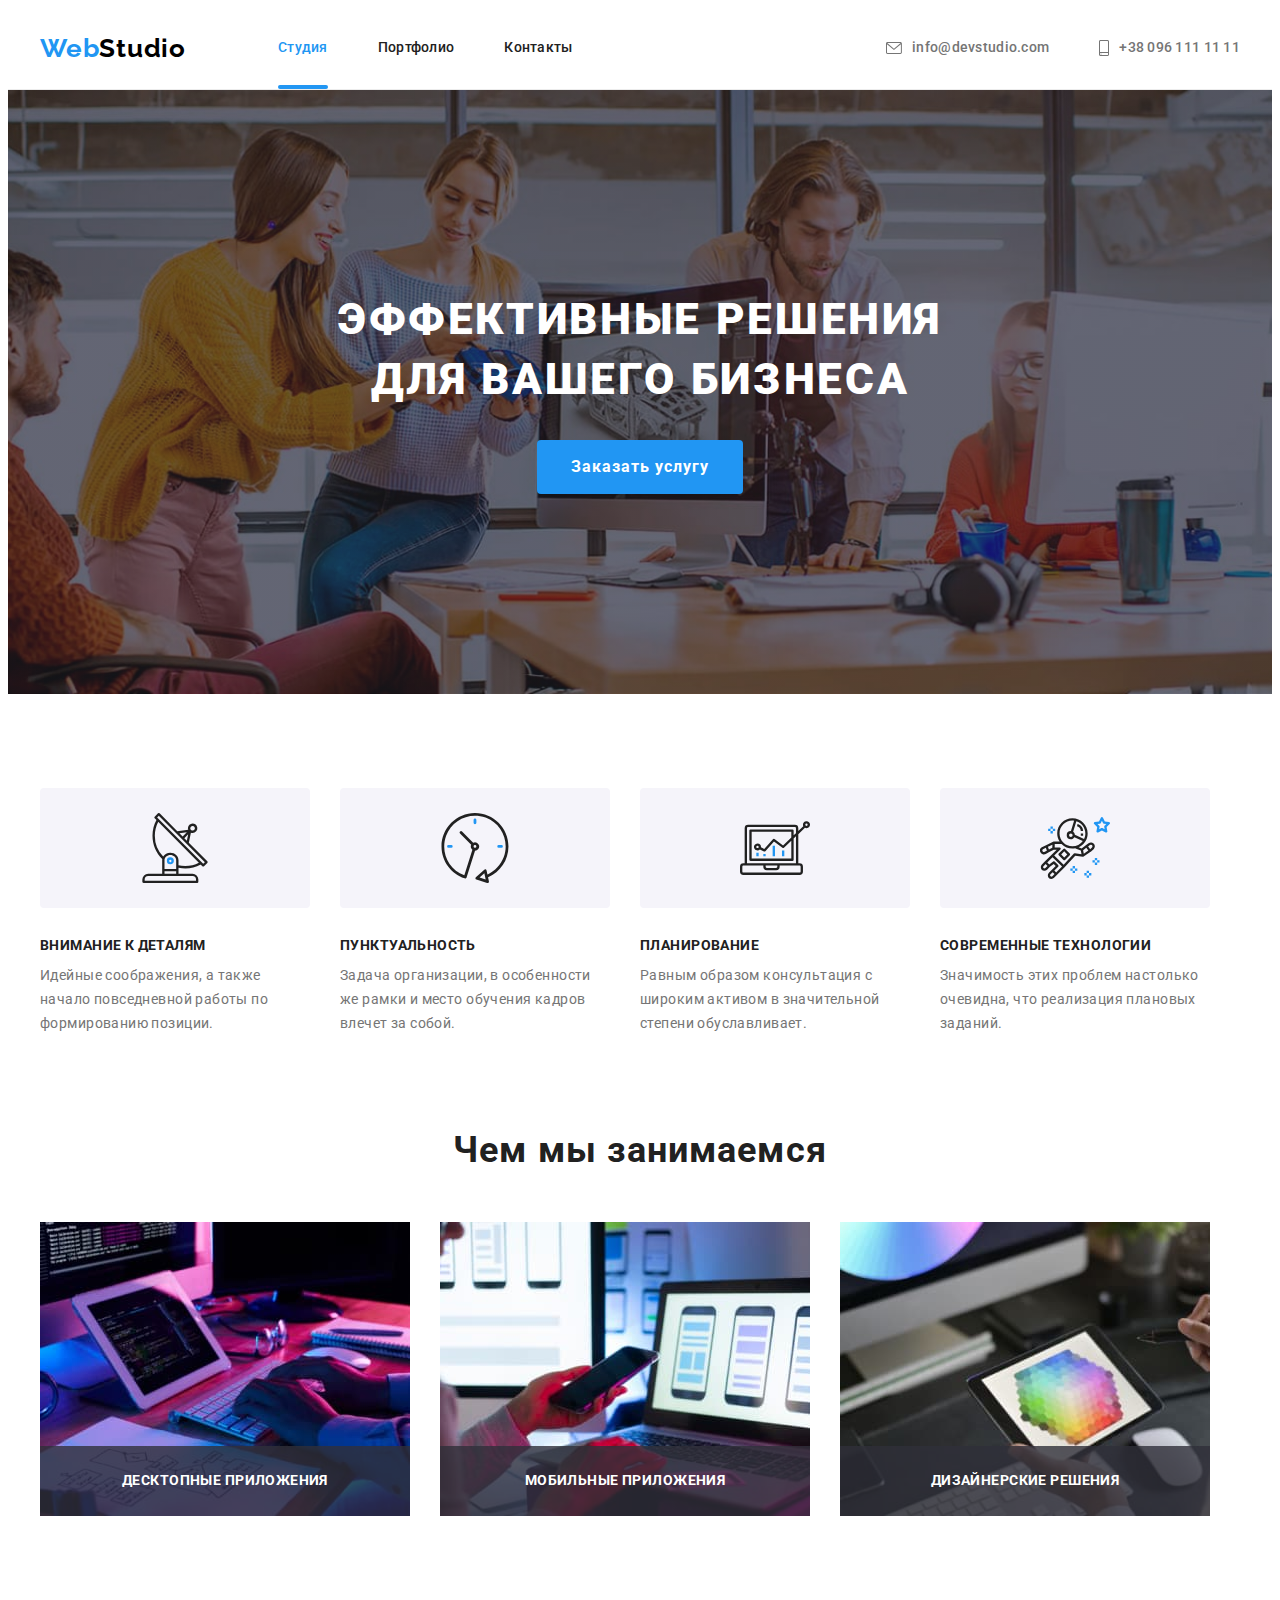
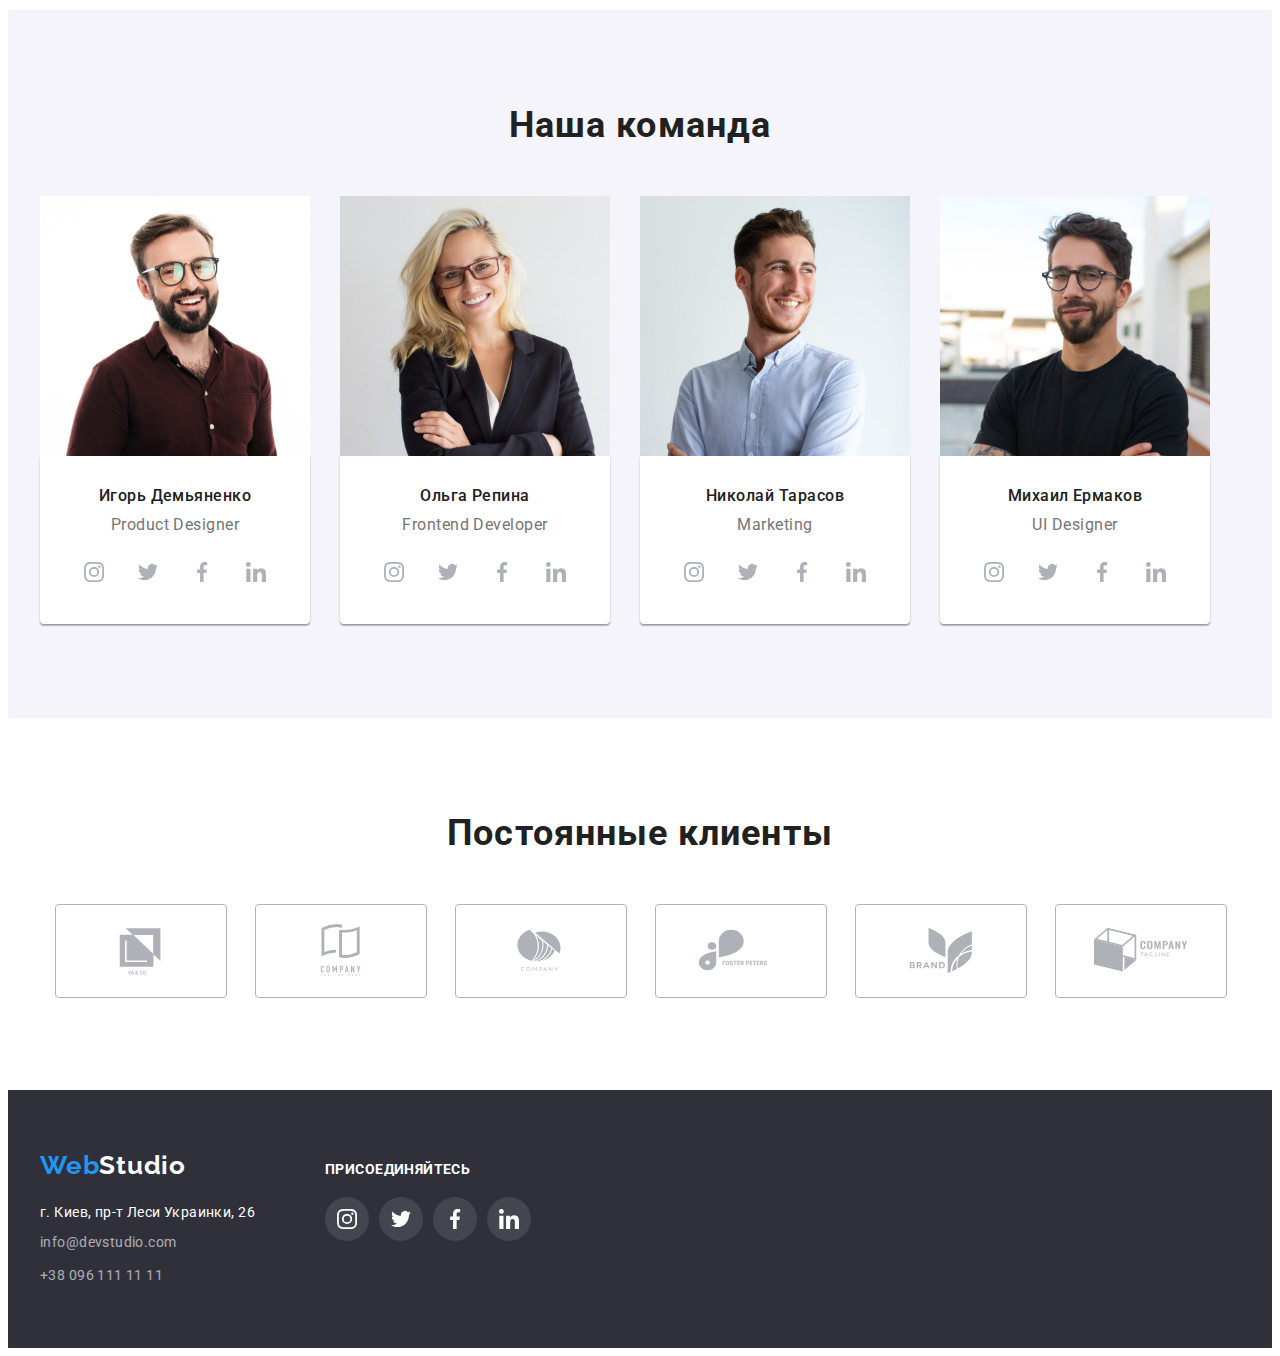
<file: index.html>
<!DOCTYPE html>
<html lang="ru">
  <head>
    <meta charset="UTF-8" />
    <meta http-equiv="X-UA-Compatible" content="IE=edge" />
    <meta name="viewport" content="width=, initial-scale=1.0" />
    <link rel="preconnect" href="https://fonts.googleapis.com" />
    <link rel="preconnect" href="https://fonts.gstatic.com" crossorigin />
    <link
      href="https://fonts.googleapis.com/css2?family=Raleway:wght@700&family=Roboto:wght@400;500;700;900&display=swap"
      rel="stylesheet"
    />
    <link
      rel="stylesheet"
      href="https://cdnjs.cloudflare.com/ajax/libs/modern-normalize/1.1.0/modern-normalize.min.css"
      integrity="sha512-wpPYUAdjBVSE4KJnH1VR1HeZfpl1ub8YT/NKx4PuQ5NmX2tKuGu6U/JRp5y+Y8XG2tV+wKQpNHVUX03MfMFn9Q=="
      crossorigin="anonymous"
      referrerpolicy="no-referrer"
    />
    <link rel="stylesheet" href="./css/styles.css" />
    <title>Студия</title>
  </head>
  <body>
    <header class="header">
      <div class="container">
        <a class="logo link" href="./index.html">Web<span class="header-logo">Studio</span> </a>
        <nav class="header-navigation">
          <ul class="header-list list">
            <li class="header-item">
              <a href="./index.html" class="header-link current link">Студия</a>
            </li>
            <li class="header-item">
              <a href="./portfolio.html" class="header-link link">Портфолио</a>
            </li>
            <li class="header-item">
              <a href="" class="header-link link">Контакты</a>
            </li>
          </ul>
        </nav>
        <ul class="header-contact list">
          <li class="header-contact-item">
            <a href="mailto:info@devstudio.com" class="header-contact-link link">
              <svg class="icon-nav" width="16px" height="12px">
                <use href="./images/sprite.svg#icon-envelope"></use>
              </svg>
              info@devstudio.com
            </a>
          </li>
          <li class="header-contact-item">
            <a href="tel:+380961111111" class="header-contact-link link"
              ><svg class="icon-nav" width="10px" height="16px">
                <use href="./images/sprite.svg#icon-smartphone"></use>
              </svg>
              +38 096 111 11 11</a
            >
          </li>
        </ul>
      </div>
    </header>
    <main>
      <section class="hero">
        <div class="container">
          <h1 class="hero-title">
            Эффективные решения <br />
            для вашего бизнеса
          </h1>
          <button type="button" class="hero-btn" data-modal-open>Заказать услугу</button>
        </div>
      </section>
      <section class="section">
        <div class="container">
          <h2 class="visually-hidden">Преимущество компании</h2>
          <ul class="features-list list">
            <li class="features-item">
              <div class="features-icon-container">
                <svg class="icon-features">
                  <use href="./images/sprite.svg#icon-antenna"></use>
                </svg>
              </div>
              <h3 class="features-title">Внимание к деталям</h3>
              <p class="features-text">
                Идейные соображения, а также начало повседневной работы по формированию позиции.
              </p>
            </li>
            <li class="features-item">
              <div class="features-icon-container">
                <svg class="icon-features">
                  <use href="./images/sprite.svg#icon-clock"></use>
                </svg>
              </div>
              <h3 class="features-title">Пунктуальность</h3>
              <p class="features-text">
                Задача организации, в особенности же рамки и место обучения кадров влечет за собой.
              </p>
            </li>
            <li class="features-item">
              <div class="features-icon-container">
                <svg class="icon-features">
                  <use href="./images/sprite.svg#icon-diagram"></use>
                </svg>
              </div>
              <h3 class="features-title">Планирование</h3>
              <p class="features-text">
                Равным образом консультация с широким активом в значительной степени обуславливает.
              </p>
            </li>
            <li class="features-item">
              <div class="features-icon-container">
                <svg class="icon-features">
                  <use href="./images/sprite.svg#icon-astronaut"></use>
                </svg>
              </div>
              <h3 class="features-title">Современные технологии</h3>
              <p class="features-text">
                Значимость этих проблем настолько очевидна, что реализация плановых заданий.
              </p>
            </li>
          </ul>
        </div>
      </section>
      <section class="about section">
        <div class="container">
          <h2 class="about-title title">Чем мы занимаемся</h2>
          <ul class="about-list list">
            <li class="about-item">
              <img src="./images/img-1.jpg" alt="Программирование" width="370" height="294" />
              <p class="about-text">Десктопные приложения</p>
            </li>
            <li class="about-item">
              <img src="./images/img-2.jpg" alt="Разработка" width="370" height="294" />
              <p class="about-text">Мобильные приложения</p>
            </li>
            <li class="about-item">
              <img src="./images/img-3.jpg" alt="Дизайн" width="370" height="294" />
              <p class="about-text">Дизайнерские решения</p>
            </li>
          </ul>
        </div>
      </section>
      <section class="team section">
        <div class="container">
          <h2 class="team-title title">Наша команда</h2>
          <ul class="team-list list">
            <li class="team-item">
              <img src="./images/team-card-1.jpg" alt="Игорь Демьяненко" width="270" height="260" />
              <div class="team-text-container">
                <h3 class="team-top-text">Игорь Демьяненко</h3>
                <p class="team-text">Product Designer</p>
                <div class="team-social">
                  <ul class="team-social-list list">
                    <li class="team-social-item">
                      <button type="button" class="team-social-button social">
                        <svg class="icon-team-social">
                          <use href="./images/sprite.svg#icon-instagram"></use>
                        </svg>
                      </button>
                    </li>
                    <li class="team-social-item">
                      <button type="button" class="team-social-button social">
                        <svg class="icon-team-social">
                          <use href="./images/sprite.svg#icon-twitter"></use>
                        </svg>
                      </button>
                    </li>
                    <li class="team-social-item">
                      <button type="button" class="team-social-button social">
                        <svg class="icon-team-social">
                          <use
                            href="./images/sprite.svg#icon-facebook"
                            width="20"
                            height="20"
                          ></use>
                        </svg>
                      </button>
                    </li>
                    <li class="team-social-item">
                      <button type="button" class="team-social-button social">
                        <svg class="icon-team-social">
                          <use
                            href="./images/sprite.svg#icon-linkedin"
                            width="20"
                            height="20"
                          ></use>
                        </svg>
                      </button>
                    </li>
                  </ul>
                </div>
              </div>
            </li>
            <li class="team-item">
              <img src="./images/team-card-2.jpg" alt="Ольга Репина" width="270" height="260" />
              <div class="team-text-container">
                <h3 class="team-top-text">Ольга Репина</h3>
                <p class="team-text">Frontend Developer</p>
                <div class="team-social">
                  <ul class="team-social-list list">
                    <li class="team-social-item">
                      <button type="button" class="team-social-button social">
                        <svg class="icon-team-social">
                          <use
                            href="./images/sprite.svg#icon-instagram"
                            width="20"
                            height="20"
                          ></use>
                        </svg>
                      </button>
                    </li>
                    <li class="team-social-item">
                      <button type="button" class="team-social-button social">
                        <svg class="icon-team-social">
                          <use href="./images/sprite.svg#icon-twitter"></use>
                        </svg>
                      </button>
                    </li>
                    <li class="team-social-item">
                      <button type="button" class="team-social-button social">
                        <svg class="icon-team-social">
                          <use
                            href="./images/sprite.svg#icon-facebook"
                            width="20"
                            height="20"
                          ></use>
                        </svg>
                      </button>
                    </li>
                    <li class="team-social-item">
                      <button type="button" class="team-social-button social">
                        <svg class="icon-team-social">
                          <use
                            href="./images/sprite.svg#icon-linkedin"
                            width="20"
                            height="20"
                          ></use>
                        </svg>
                      </button>
                    </li>
                  </ul>
                </div>
              </div>
            </li>
            <li class="team-item">
              <img src="./images/team-card-3.jpg" alt="Николай Тарасов" width="270" height="260" />
              <div class="team-text-container">
                <h3 class="team-top-text">Николай Тарасов</h3>
                <p class="team-text">Marketing</p>
                <div class="team-social">
                  <ul class="team-social-list list">
                    <li class="team-social-item">
                      <button type="button" class="team-social-button social">
                        <svg class="icon-team-social">
                          <use
                            href="./images/sprite.svg#icon-instagram"
                            width="20"
                            height="20"
                          ></use>
                        </svg>
                      </button>
                    </li>
                    <li class="team-social-item">
                      <button type="button" class="team-social-button social">
                        <svg class="icon-team-social">
                          <use href="./images/sprite.svg#icon-twitter"></use>
                        </svg>
                      </button>
                    </li>
                    <li class="team-social-item">
                      <button type="button" class="team-social-button social">
                        <svg class="icon-team-social">
                          <use
                            href="./images/sprite.svg#icon-facebook"
                            width="20"
                            height="20"
                          ></use>
                        </svg>
                      </button>
                    </li>
                    <li class="team-social-item">
                      <button type="button" class="team-social-button social">
                        <svg class="icon-team-social">
                          <use
                            href="./images/sprite.svg#icon-linkedin"
                            width="20"
                            height="20"
                          ></use>
                        </svg>
                      </button>
                    </li>
                  </ul>
                </div>
              </div>
            </li>
            <li class="team-item">
              <img src="./images/team-card-4.jpg" alt="Михаил Ермаков" width="270" height="260" />
              <div class="team-text-container">
                <h3 class="team-top-text">Михаил Ермаков</h3>
                <p class="team-text">UI Designer</p>
                <div class="team-social">
                  <ul class="team-social-list list">
                    <li class="team-social-item">
                      <button type="button" class="team-social-button social">
                        <svg class="icon-team-social">
                          <use
                            href="./images/sprite.svg#icon-instagram"
                            width="20"
                            height="20"
                          ></use>
                        </svg>
                      </button>
                    </li>
                    <li class="team-social-item">
                      <button type="button" class="team-social-button social">
                        <svg class="icon-team-social">
                          <use href="./images/sprite.svg#icon-twitter"></use>
                        </svg>
                      </button>
                    </li>
                    <li class="team-social-item">
                      <button type="button" class="team-social-button social">
                        <svg class="icon-team-social">
                          <use
                            href="./images/sprite.svg#icon-facebook"
                            width="20"
                            height="20"
                          ></use>
                        </svg>
                      </button>
                    </li>
                    <li class="team-social-item">
                      <button type="button" class="team-social-button social">
                        <svg class="icon-team-social">
                          <use
                            href="./images/sprite.svg#icon-linkedin"
                            width="20"
                            height="20"
                          ></use>
                        </svg>
                      </button>
                    </li>
                  </ul>
                </div>
              </div>
            </li>
          </ul>
        </div>
      </section>
      <section class="clients section">
        <div class="container">
          <h2 class="clients-title title">Постоянные клиенты</h2>
          <ul class="clients-list list">
            <li class="clients-item">
              <a href="" class="clients-link">
                <svg class="icon-clients">
                  <use href="./images/sprite.svg#icon-Logo-1"></use>
                </svg>
              </a>
            </li>
            <li class="clients-item">
              <a href="" class="clients-link">
                <svg class="icon-clients">
                  <use href="./images/sprite.svg#icon-Logo-2"></use>
                </svg>
              </a>
            </li>
            <li class="clients-item">
              <a href="" class="clients-link">
                <svg class="icon-clients">
                  <use href="./images/sprite.svg#icon-Logo-3"></use>
                </svg>
              </a>
            </li>
            <li class="clients-item">
              <a href="" class="clients-link">
                <svg class="icon-clients">
                  <use href="./images/sprite.svg#icon-Logo-4"></use>
                </svg>
              </a>
            </li>
            <li class="clients-item">
              <a href="" class="clients-link">
                <svg class="icon-clients">
                  <use href="./images/sprite.svg#icon-Logo-5"></use>
                </svg>
              </a>
            </li>
            <li class="clients-item">
              <a href="" class="clients-link">
                <svg class="icon-clients">
                  <use href="./images/sprite.svg#icon-Logo-6"></use>
                </svg>
              </a>
            </li>
          </ul>
        </div>
      </section>
    </main>
    <footer class="footer">
      <div class="container">
        <div class="footer-contact-container">
          <a href=" /" class="footer-logo logo link"
            >Web<span class="second-footer-logo">Studio</span></a
          >
          <address class="footer-address">
            <ul class="footer-list list">
              <li class="footer-adress-item">
                <a
                  href="https://goo.gl/maps/TyYvjvDMb3487e6Y6"
                  target="blank"
                  class="footer-adress-link link"
                  >г. Киев, пр-т Леси Украинки, 26</a
                >
              </li>
              <li class="footer-contact-item">
                <a href="mailto:info@devstudio.com" class="footer-link link">info@devstudio.com</a>
              </li>
              <li class="footer-contact-item">
                <a href="tel:+380961111111" class="footer-link link">+38 096 111 11 11</a>
              </li>
            </ul>
          </address>
        </div>
        <div class="join">
          <h3 class="join-title">присоединяйтесь</h3>

          <ul class="join-social-list list">
            <li class="join-social-item">
              <button type="button" class="join-social-button social">
                <svg class="icon-join-social">
                  <use href="./images/sprite.svg#icon-instagram"></use>
                </svg>
              </button>
            </li>
            <li class="join-social-item">
              <button type="button" class="join-social-button social">
                <svg class="icon-join-social">
                  <use href="./images/sprite.svg#icon-twitter"></use>
                </svg>
              </button>
            </li>
            <li class="join-social-item">
              <button type="button" class="join-social-button social">
                <svg class="icon-join-social">
                  <use href="./images/sprite.svg#icon-facebook"></use>
                </svg>
              </button>
            </li>
            <li class="join-social-item">
              <button type="button" class="join-social-button social">
                <svg class="icon-join-social">
                  <use href="./images/sprite.svg#icon-linkedin"></use>
                </svg>
              </button>
            </li>
          </ul>
        </div>
      </div>
    </footer>
    <div class="backdrop is-hidden" data-modal>
      <div class="modal">
        <button type="button" class="modal-close-btn" data-modal-close>
          <svg class="icon-modal-close">
            <use href="./images/sprite.svg#icon-close"></use>
          </svg>
        </button>
      </div>
    </div>
    <script src="./js/modal.js"></script>
  </body>
</html>
</file>
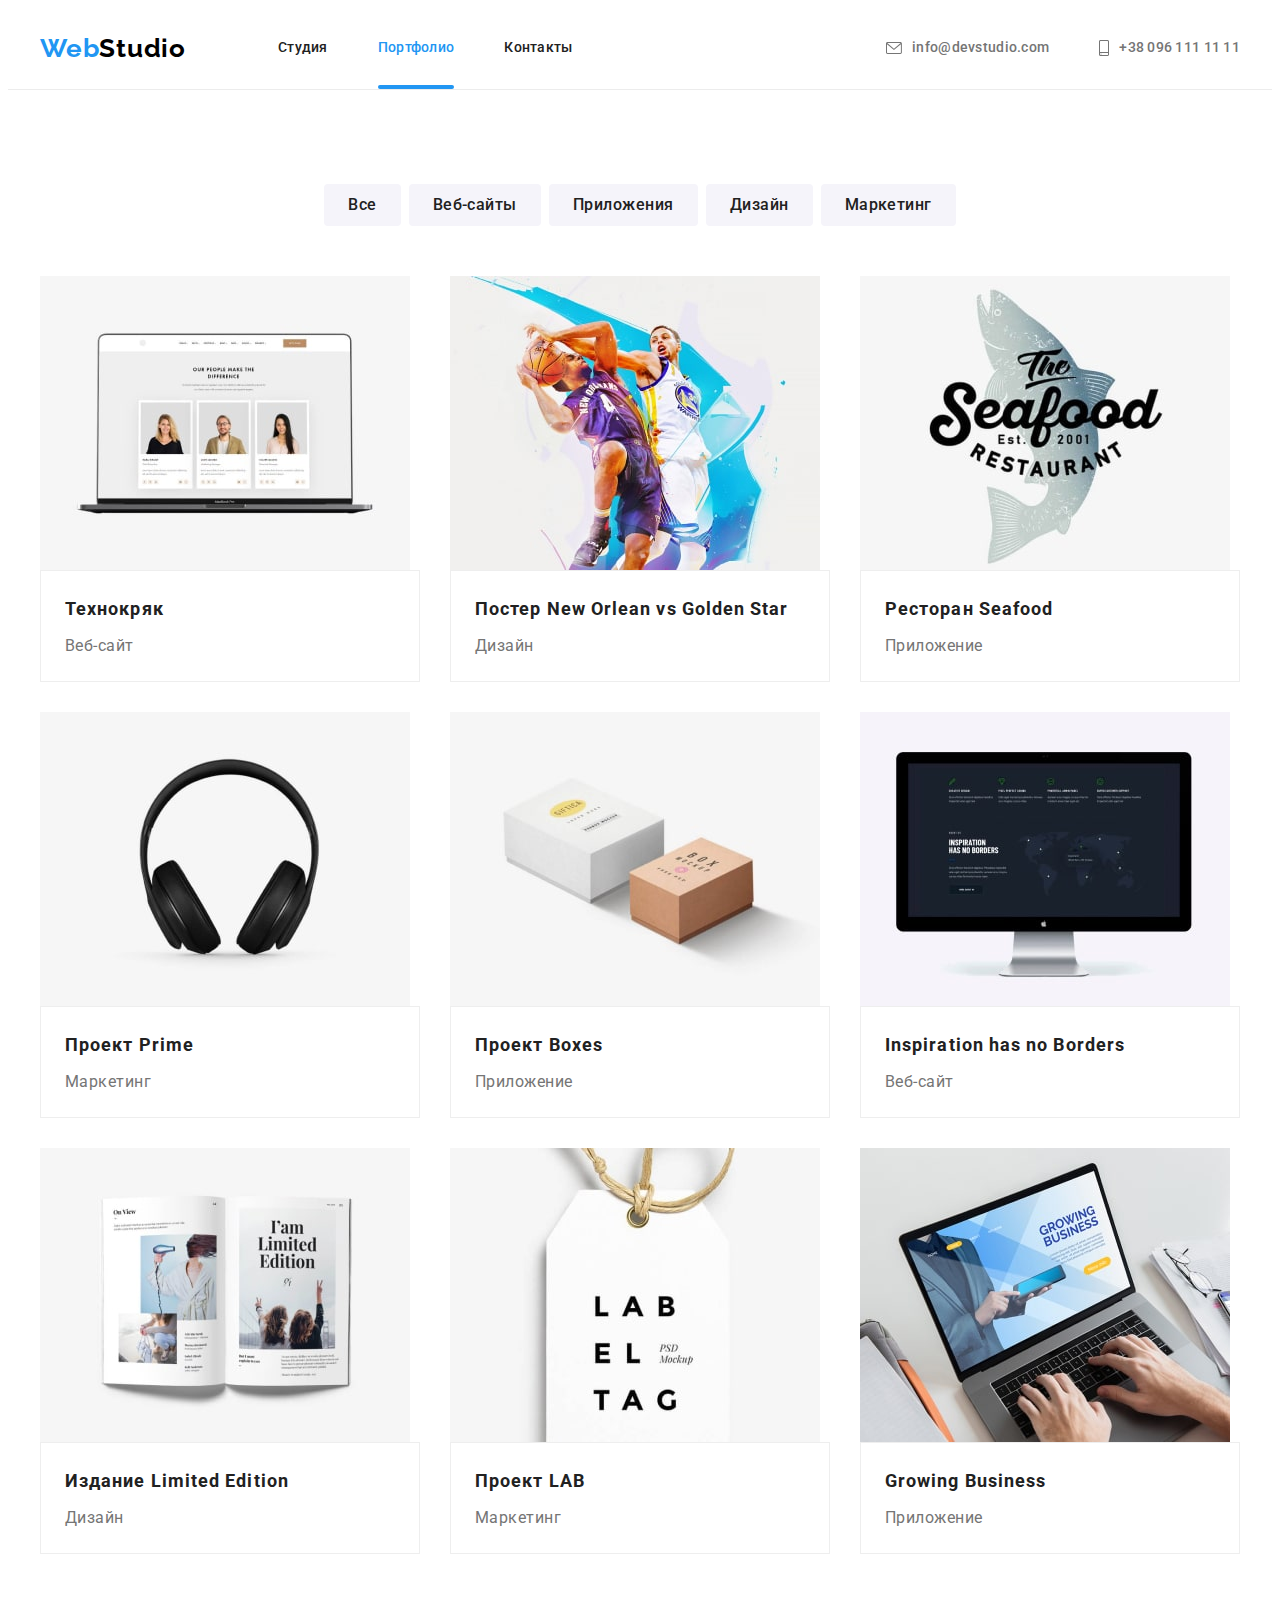
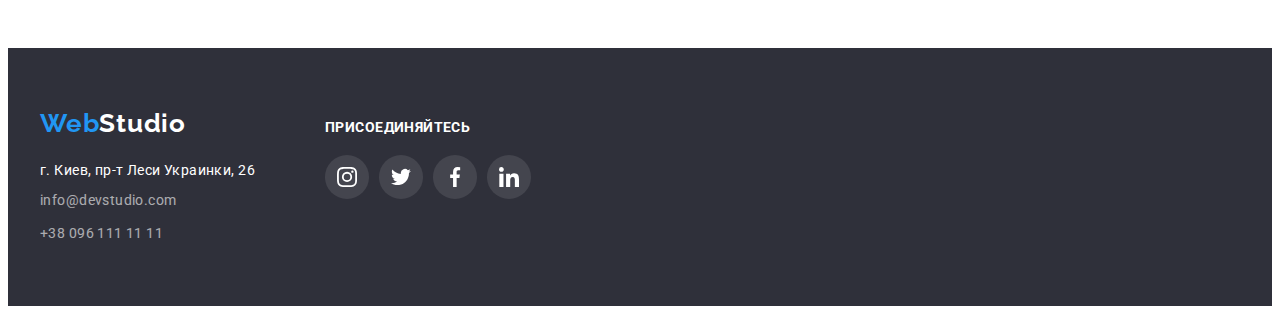
<file: portfolio.html>
<!DOCTYPE html>
<html lang="ru">
  <head>
    <meta charset="UTF-8" />
    <meta http-equiv="X-UA-Compatible" content="IE=edge" />
    <meta name="viewport" content="width=, initial-scale=1.0" />
    <title>Портфолио</title>
    <link rel="preconnect" href="https://fonts.googleapis.com" />
    <link rel="preconnect" href="https://fonts.gstatic.com" crossorigin />
    <link
      href="https://fonts.googleapis.com/css2?family=Raleway:wght@700&family=Roboto:wght@400;500;700;900&display=swap"
      rel="stylesheet"
    />
    <link
      rel="stylesheet"
      href="https://cdnjs.cloudflare.com/ajax/libs/modern-normalize/1.1.0/modern-normalize.min.css"
      integrity="sha512-wpPYUAdjBVSE4KJnH1VR1HeZfpl1ub8YT/NKx4PuQ5NmX2tKuGu6U/JRp5y+Y8XG2tV+wKQpNHVUX03MfMFn9Q=="
      crossorigin="anonymous"
      referrerpolicy="no-referrer"
    />
    <link rel="stylesheet" href="./css/styles.css" />
  </head>
  <body>
    <header class="header">
      <div class="container">
        <a class="logo link" href="./index.html">Web<span class="header-logo">Studio</span> </a>
        <nav class="header-navigation">
          <ul class="header-list list">
            <li class="header-item">
              <a href="./index.html" class="header-link link">Студия</a>
            </li>
            <li class="header-item">
              <a href="./portfolio.html" class="header-link current link">Портфолио</a>
            </li>
            <li class="header-item">
              <a href="" class="header-link link">Контакты</a>
            </li>
          </ul>
        </nav>
        <ul class="header-contact list">
          <li class="header-contact-item">
            <a href="mailto:info@devstudio.com" class="header-contact-link link">
              <svg class="icon-nav" width="16px" height="12px">
                <use href="./images/sprite.svg#icon-envelope"></use>
              </svg>
              info@devstudio.com
            </a>
          </li>
          <li class="header-contact-item">
            <a href="tel:+380961111111" class="header-contact-link link"
              ><svg class="icon-nav" width="10px" height="16px">
                <use href="./images/sprite.svg#icon-smartphone"></use>
              </svg>
              +38 096 111 11 11</a
            >
          </li>
        </ul>
      </div>
    </header>
    <main>
      <section class="portfolio section">
        <div class="container">
          <h2 class="visually-hidden">Портфолио</h2>
          <ul class="portfolio-btn-list list">
            <li class="portfolio-btn-item">
              <button type="button" class="portfolio-btn">Все</button>
            </li>
            <li class="portfolio-btn-item">
              <button type="button" class="portfolio-btn">Веб-сайты</button>
            </li>
            <li class="portfolio-btn-item">
              <button type="button" class="portfolio-btn">Приложения</button>
            </li>
            <li class="portfolio-btn-item">
              <button type="button" class="portfolio-btn">Дизайн</button>
            </li>
            <li class="portfolio-btn-item">
              <button type="button" class="portfolio-btn">Маркетинг</button>
            </li>
          </ul>
          <ul class="portfolio-list list">
            <li class="portfolio-item">
              <a href="" class="portfolio-link link">
                <div class="portfolio-wrap">
                  <img src="./images/portfolio-1.jpg" alt="Веб-сайт" width="370" height="294" />
                  <div class="portfolio-description">
                    Ресурс предлагает комплексные предложения с разным уровнем функционала и
                    сервисов. Все это позволит посетителю получить исчерпывающие сведения <br />
                    о компании или частном лице.
                  </div>
                </div>
                <div class="container-portfolio-text">
                  <h3 class="portfolio-top-text">Технокряк</h3>
                  <p class="portfolio-text">Веб-сайт</p>
                </div>
              </a>
            </li>
            <li class="portfolio-item">
              <a href="" class="portfolio-link link">
                <div class="portfolio-wrap">
                  <img src="./images/portfolio-2.jpg" alt="Дизайн" width="370" height="294" />
                  <div class="portfolio-description">
                    Ресурс предлагает комплексные предложения с разным уровнем функционала и
                    сервисов. Все это позволит посетителю получить исчерпывающие сведения <br />
                    о компании или частном лице.
                  </div>
                </div>
                <div class="container-portfolio-text">
                  <h3 class="portfolio-top-text">Постер New Orlean vs Golden Star</h3>
                  <p class="portfolio-text">Дизайн</p>
                </div>
              </a>
            </li>
            <li class="portfolio-item">
              <a href="" class="portfolio-link link">
                <div class="portfolio-wrap">
                  <img src="./images/portfolio-3.jpg" alt="Приложение" width="370" height="294" />
                  <div class="portfolio-description">
                    Ресурс предлагает комплексные предложения с разным уровнем функционала и
                    сервисов. Все это позволит посетителю получить исчерпывающие сведения <br />
                    о компании или частном лице.
                  </div>
                </div>
                <div class="container-portfolio-text">
                  <h3 class="portfolio-top-text">Ресторан Seafood</h3>
                  <p class="portfolio-text">Приложение</p>
                </div>
              </a>
            </li>
            <li class="portfolio-item">
              <a href="" class="portfolio-link link">
                <div class="portfolio-wrap">
                  <img src="./images/portfolio-4.jpg" alt="Маркетинг" width="370" height="294" />
                  <div class="portfolio-description">
                    Ресурс предлагает комплексные предложения с разным уровнем функционала и
                    сервисов. Все это позволит посетителю получить исчерпывающие сведения <br />
                    о компании или частном лице.
                  </div>
                </div>
                <div class="container-portfolio-text">
                  <h3 class="portfolio-top-text">Проект Prime</h3>
                  <p class="portfolio-text">Маркетинг</p>
                </div>
              </a>
            </li>
            <li class="portfolio-item">
              <a href="" class="portfolio-link link">
                <div class="portfolio-wrap">
                  <img src="./images/portfolio-5.jpg" alt="Приложение" width="370" height="294" />
                  <div class="portfolio-description">
                    Ресурс предлагает комплексные предложения с разным уровнем функционала и
                    сервисов. Все это позволит посетителю получить исчерпывающие сведения <br />
                    о компании или частном лице.
                  </div>
                </div>
                <div class="container-portfolio-text">
                  <h3 class="portfolio-top-text">Проект Boxes</h3>
                  <p class="portfolio-text">Приложение</p>
                </div>
              </a>
            </li>
            <li class="portfolio-item">
              <a href="" class="portfolio-link link">
                <div class="portfolio-wrap">
                  <img src="./images/portfolio-6.jpg" alt="Веб-сайт" width="370" height="294" />
                  <div class="portfolio-description">
                    Ресурс предлагает комплексные предложения с разным уровнем функционала и
                    сервисов. Все это позволит посетителю получить исчерпывающие сведения <br />
                    о компании или частном лице.
                  </div>
                </div>
                <div class="container-portfolio-text">
                  <h3 class="portfolio-top-text">Inspiration has no Borders</h3>
                  <p class="portfolio-text">Веб-сайт</p>
                </div>
              </a>
            </li>
            <li class="portfolio-item">
              <a href="" class="portfolio-link link">
                <div class="portfolio-wrap">
                  <img src="./images/portfolio-7.jpg" alt="Дизайн" width="370" height="294" />
                  <div class="portfolio-description">
                    Ресурс предлагает комплексные предложения с разным уровнем функционала и
                    сервисов. Все это позволит посетителю получить исчерпывающие сведения <br />
                    о компании или частном лице.
                  </div>
                </div>
                <div class="container-portfolio-text">
                  <h3 class="portfolio-top-text">Издание Limited Edition</h3>
                  <p class="portfolio-text">Дизайн</p>
                </div>
              </a>
            </li>
            <li class="portfolio-item">
              <a href="" class="portfolio-link link">
                <div class="portfolio-wrap">
                  <img src="./images/portfolio-8.jpg" alt="Маркетинг" width="370" height="294" />
                  <div class="portfolio-description">
                    Ресурс предлагает комплексные предложения с разным уровнем функционала и
                    сервисов. Все это позволит посетителю получить исчерпывающие сведения <br />
                    о компании или частном лице.
                  </div>
                </div>
                <div class="container-portfolio-text">
                  <h3 class="portfolio-top-text">Проект LAB</h3>
                  <p class="portfolio-text">Маркетинг</p>
                </div>
              </a>
            </li>
            <li class="portfolio-item">
              <a href="" class="portfolio-link link">
                <div class="portfolio-wrap">
                  <img src="./images/portfolio-9.jpg" alt="Приложение" width="370" height="294" />
                  <div class="portfolio-description">
                    Ресурс предлагает комплексные предложения с разным уровнем функционала и
                    сервисов. Все это позволит посетителю получить исчерпывающие сведения <br />
                    о компании или частном лице.
                  </div>
                </div>
                <div class="container-portfolio-text">
                  <h3 class="portfolio-top-text">Growing Business</h3>
                  <p class="portfolio-text">Приложение</p>
                </div>
              </a>
            </li>
          </ul>
        </div>
      </section>
    </main>
    <footer class="footer">
      <div class="container">
        <div class="footer-contact-container">
          <a href=" /" class="footer-logo logo link"
            >Web<span class="second-footer-logo">Studio</span></a
          >
          <address class="footer-address">
            <ul class="footer-list list">
              <li class="footer-adress-item">
                <a
                  href="https://goo.gl/maps/TyYvjvDMb3487e6Y6"
                  target="blank"
                  class="footer-adress-link link"
                  >г. Киев, пр-т Леси Украинки, 26</a
                >
              </li>
              <li class="footer-contact-item">
                <a href="mailto:info@devstudio.com" class="footer-link link">info@devstudio.com</a>
              </li>
              <li class="footer-contact-item">
                <a href="tel:+380961111111" class="footer-link link">+38 096 111 11 11</a>
              </li>
            </ul>
          </address>
        </div>
        <div class="join">
          <h3 class="join-title">присоединяйтесь</h3>

          <ul class="join-social-list list">
            <li class="join-social-item">
              <button type="button" class="join-social-button social">
                <svg class="icon-join-social">
                  <use href="./images/sprite.svg#icon-instagram"></use>
                </svg>
              </button>
            </li>
            <li class="join-social-item">
              <button type="button" class="join-social-button social">
                <svg class="icon-join-social">
                  <use href="./images/sprite.svg#icon-twitter"></use>
                </svg>
              </button>
            </li>
            <li class="join-social-item">
              <button type="button" class="join-social-button social">
                <svg class="icon-join-social">
                  <use href="./images/sprite.svg#icon-facebook"></use>
                </svg>
              </button>
            </li>
            <li class="join-social-item">
              <button type="button" class="join-social-button social">
                <svg class="icon-join-social">
                  <use href="./images/sprite.svg#icon-linkedin"></use>
                </svg>
              </button>
            </li>
          </ul>
        </div>
      </div>
    </footer>
  </body>
</html>
</file>
<file: css/styles.css>
:root {
  --title: #212121;
  --white-title: #ffffff;
  --main-text: #757575;
  --accent: #2196f3;
  --active-btn-color: #2196f3;
  --active-btn-text: #ffffff;
  --unactive-btn-bg: #f5f4fa;
  --unactive-btn-text: #212121;
  --background: #2f303a;
  --second-bg: #f5f4fa;
  --social-btn-bg-frst: #ffffff;
  --social-btn-fill-frst: #afb1b8;
  --clients-icon: #afb1b8;
  --social-btn-bg-scnd: rgba(255, 255, 255, 0.1);
  --social-btn-fill-scnd: #ffffff;
  --modal-bg: #ffffff;
}

body {
  font-family: Roboto, sans-serif;
  color: #212121;
}

h1,
h2,
h3,
h4,
h5,
h6,
p {
  margin: 0;
}

ul,
ol {
  margin: 0;
  padding-left: 0;
}
button {
  cursor: pointer;
}

img {
  display: block;
  max-width: 100%;
}

.container {
  width: 1200px;
  padding-left: 15px;
  padding-right: 15px;
  margin: 0 auto;
}

.section {
  padding-top: 94px;
  padding-bottom: 94px;
}
.link {
  text-decoration: none;
}

.list {
  list-style: none;
}

.header-link.current {
  color: var(--accent);
  position: relative;
}

.header-link.current::after {
  content: '';
  position: absolute;
  width: 100%;
  height: 4px;
  background: var(--accent);
  bottom: -1px;
  left: 0;
  border-radius: 2px;
}

.visually-hidden {
  position: absolute;
  white-space: nowrap;
  width: 1px;
  height: 1px;
  overflow: hidden;
  border: 0;
  padding: 0;
  clip: rect(0 0 0 0);
  clip-path: inset(50%);
  margin: -1px;
}

.title {
  font-weight: 700;
  font-size: 36px;
  line-height: 1.17;
  text-align: center;
  letter-spacing: 0.03em;
  margin-bottom: 50px;
}

.social {
  display: flex;
  align-items: center;
  justify-content: center;
  width: 44px;
  height: 44px;
  border-radius: 50%;
  border-color: transparent;
  padding: 0;
}
/* ---------------------HEADER--------------------- */

.header {
  border-bottom: 1px solid #ececec;
}

.logo {
  font-family: Raleway, sans-serif;
  font-weight: 700;
  font-size: 26px;
  line-height: 1.19;
  letter-spacing: 0.03em;
  color: var(--accent);
  margin-right: 92px;
  padding-top: 25px;
  padding-bottom: 25px;
}
.header-logo {
  color: #000;
}

.header .container {
  display: flex;
  align-items: center;
}

.header-list {
  display: flex;
}

.header-item:not(:last-child) {
  margin-right: 50px;
}
.header-link {
  font-weight: 500;
  font-size: 14px;
  line-height: 1.14;
  letter-spacing: 0.02em;
  color: var(--title);
  padding-top: 32px;
  padding-bottom: 32px;
  display: block;
  transition: color 250ms cubic-bezier(0.4, 0, 0.2, 1);
}

.header-link:hover,
.header-link:focus,
.header-contact-link:hover,
.header-contact-link:focus {
  color: var(--accent);
  fill: currentColor;
}

.header-contact-link {
  display: flex;
  align-items: center;
  font-weight: 500;
  font-size: 14px;
  line-height: 1.14;
  letter-spacing: 0.02em;
  color: var(--main-text);
  transition: color 250ms cubic-bezier(0.4, 0, 0.2, 1);
}

.header-contact {
  display: flex;
  margin-left: auto;
  padding-top: 32px;
  padding-bottom: 32px;
}

.header-contact-item:not(:last-child) {
  margin-right: 50px;
}

.icon-nav {
  margin-right: 10px;
  fill: currentColor;
}

/* ---------------------HERO--------------------- */

.hero {
  text-align: center;
  padding-top: 200px;
  padding-bottom: 200px;
  background-color: var(--background);
  max-width: 1600px;
  background-image: linear-gradient(rgba(47, 48, 58, 0.4), rgba(47, 48, 58, 0.4)),
    url(../images/hero-bg.jpg);
  background-repeat: no-repeat;
  background-position: center;
  margin-left: auto;
  margin-right: auto;
  background-size: cover;
}

.hero-title {
  font-weight: 900;
  font-size: 44px;
  line-height: 1.36;
  text-align: center;
  letter-spacing: 0.06em;
  text-transform: uppercase;
  color: var(--white-title);
  margin-bottom: 30px;
}
.hero-btn {
  font-family: inherit;
  font-weight: 700;
  font-size: 16px;
  line-height: 1.88;
  align-items: center;
  text-align: center;
  letter-spacing: 0.06em;
  color: var(--active-btn-text);
  background-color: var(--active-btn-color);
  padding: 10px 32px;
  border-radius: 4px;
  border-color: transparent;
  transition: background-color 250ms cubic-bezier(0.4, 0, 0.2, 1);
}
.hero-btn:hover,
.hero-btn:focus {
  background-color: #188ce8;
}

/* ---------------------FEATURES--------------------- */

.features-title {
  font-weight: 700;
  font-size: 14px;
  line-height: 1.14;
  letter-spacing: 0.03em;
  text-transform: uppercase;
  color: var(--title);
  margin-bottom: 10px;
}
.features-text {
  font-size: 14px;
  line-height: 1.71;
  letter-spacing: 0.03em;
  color: var(--main-text);
}

.features-list {
  display: flex;
}

.features-icon-list {
  display: flex;
  margin-bottom: 30px;
}

.features-item {
  width: 270px;
}

.features-item:not(:last-child) {
  margin-right: 30px;
}

.features-icon-container {
  background-color: var(--second-bg);
  border-radius: 4px;
  margin-bottom: 30px;
  display: flex;
  width: 270px;
  height: 120px;
  align-items: center;
  justify-content: center;
}

.icon-features {
  width: 70px;
  height: 70px;
}

/* ---------------------ABOUT--------------------- */
.about {
  padding-top: 0;
}

.about-list {
  display: flex;
}

.about-item:not(:last-child) {
  margin-right: 30px;
}

.about-item {
  width: 370px;
  position: relative;
}

.about-text {
  position: absolute;
  bottom: 0;
  display: flex;
  justify-content: center;
  align-items: center;
  width: 370px;
  height: 70px;
  background: rgba(47, 48, 58, 0.8);
  font-weight: 700;
  font-size: 14px;
  line-height: 1.14;
  text-align: center;
  letter-spacing: 0.03em;
  text-transform: uppercase;
  color: #ffffff;
}

/* ---------------------TEAM--------------------- */

.team {
  background-color: var(--second-bg);
}

.team-top-text {
  font-weight: 500;
  font-size: 16px;
  line-height: 1.19;
  text-align: center;
  letter-spacing: 0.03em;
  color: var(--title);
  margin-bottom: 10px;
}
.team-text {
  font-size: 16px;
  line-height: 1.19;
  text-align: center;
  letter-spacing: 0.03em;
  color: var(--main-text);
  margin-bottom: 16px;
}

.team-list {
  display: flex;
}

.team-item:not(:last-child) {
  margin-right: 30px;
}

.team-text-container {
  padding-top: 30px;
  padding-bottom: 30px;
  background-color: var(--white-title);
  box-shadow: 0px 1px 3px rgba(0, 0, 0, 0.12), 0px 1px 1px rgba(0, 0, 0, 0.14),
    0px 2px 1px rgba(0, 0, 0, 0.2);
  border-radius: 0px 0px 4px 4px;
}

.team-item {
  width: 270px;
}

.team-social-list {
  display: flex;
  justify-content: center;
}

.team-social-button {
  background-color: var(--social-btn-bg-frst);
  fill: var(--social-btn-fill-frst);
  transition: background-color 250ms cubic-bezier(0.4, 0, 0.2, 1),
    fill 250ms cubic-bezier(0.4, 0, 0.2, 1);
}

.team-social-item:not(:last-child) {
  margin-right: 10px;
}

.icon-team-social {
  width: 20px;
  height: 20px;
}

.team-social-button:hover,
.team-social-button:focus {
  background-color: var(--active-btn-color);
  fill: var(--active-btn-text);
}

/* ---------------------CLIENTS--------------------- */

.clients-list {
  display: flex;
  justify-content: center;
}

.clients-item:not(:last-child) {
  margin-right: 30px;
}

.clients-item {
  width: 170px;
  height: 92px;
}
.clients-link {
  width: 100%;
  height: 100%;
  border: 1px solid var(--clients-icon);
  border-radius: 4px;
  display: flex;
  justify-content: center;
  align-items: center;
  fill: var(--clients-icon);
  transition: border-color 250ms cubic-bezier(0.4, 0, 0.2, 1),
    fill 250ms cubic-bezier(0.4, 0, 0.2, 1);
}

.icon-clients {
  width: 106px;
  height: 60px;
}

.clients-link:hover,
.clients-link:focus {
  border-color: var(--accent);
  fill: var(--accent);
}

/* ---------------------FOOTER--------------------- */

.footer {
  background-color: var(--background);
  padding-top: 60px;
  padding-bottom: 60px;
}

.second-footer-logo {
  color: var(--white-title);
}

.footer .container {
  display: flex;
  align-items: baseline;
}
.footer-contact-container {
  margin-right: 70px;
}

.footer-logo {
  display: flex;
  margin-bottom: 20px;
  padding: 0;
  margin-right: 0;
}

.footer-adress-link {
  font-style: normal;
  font-size: 14px;
  line-height: 1.71;
  letter-spacing: 0.03em;
  color: var(--white-title);
  transition: color 250ms cubic-bezier(0.4, 0, 0.2, 1);
}

.footer-link {
  font-style: normal;
  font-size: 14px;
  line-height: 1.71;
  letter-spacing: 0.03em;
  color: var(--white-title);
  opacity: 60%;
  transition: color 250ms cubic-bezier(0.4, 0, 0.2, 1);
}

.footer-adress-link:hover,
.footer-adress-link:focus,
.footer-link:hover,
.footer-link:focus {
  color: var(--accent);
}

.footer-adress-item {
  margin-bottom: 6px;
}

.footer-contact-item:not(:last-child) {
  margin-bottom: 9px;
}

.join {
  display: block;
}
.join-social-list {
  display: flex;
}

.join-title {
  font-weight: 700;
  font-size: 14px;
  line-height: 1, 14;
  letter-spacing: 0.03em;
  text-transform: uppercase;
  color: var(--white-title);
  margin-bottom: 20px;
}

.icon-join-social {
  width: 20px;
  height: 20px;
}

.join-social-button {
  background-color: var(--social-btn-bg-scnd);
  fill: var(--social-btn-fill-scnd);
  transition: background-color 250ms cubic-bezier(0.4, 0, 0.2, 1);
}

.join-social-button:hover,
.join-social-button:focus {
  background-color: var(--active-btn-color);
}

.join-social-item:not(:last-child) {
  margin-right: 10px;
}

/* ---------------------PORTFOLIO-------------------- */

.portfolio-btn {
  font-family: inherit;
  font-weight: 500;
  font-size: 16px;
  line-height: 1.62;
  text-align: center;
  letter-spacing: 0.03em;
  color: var(--unactive-btn-text);
  background-color: var(--unactive-btn-bg);
  padding: 6px 22px;
  border-radius: 4px;
  border-color: transparent;
  transition: background-color 250ms cubic-bezier(0.4, 0, 0.2, 1),
    color 250ms cubic-bezier(0.4, 0, 0.2, 1), box-shadow 250ms cubic-bezier(0.4, 0, 0.2, 1);
}
.portfolio-btn:hover,
.portfolio-btn:focus {
  color: var(--active-btn-text);
  background-color: var(--active-btn-color);
  box-shadow: 0px 3px 1px rgba(0, 0, 0, 0.1), 0px 1px 2px rgba(0, 0, 0, 0.08),
    0px 2px 2px rgba(0, 0, 0, 0.12);
}

.portfolio-btn-list {
  display: flex;
  justify-content: center;
  margin-bottom: 50px;
}

.portfolio-btn-item:not(:last-child) {
  margin-right: 8px;
}

.container-portfolio-text {
  border: 1px solid #eeeeee;
  padding: 20px 24px;
}

.portfolio-top-text {
  font-weight: 700;
  font-size: 18px;
  line-height: 2;
  letter-spacing: 0.06em;
  color: var(--title);
  margin-bottom: 4px;
}
.portfolio-text {
  font-size: 16px;
  line-height: 1.88;
  letter-spacing: 0.03em;
  color: var(--main-text);
}

.portfolio-list {
  display: flex;
  flex-wrap: wrap;
}

.portfolio-item {
  width: calc((100% - 60px) / 3);
  margin-right: 30px;
  margin-bottom: 30px;
  cursor: pointer;
}

.portfolio-item:nth-child(3n) {
  margin-right: 0;
}

.portfolio-item:nth-last-child(-n + 3) {
  margin-bottom: 0;
}

.portfolio-link {
  display: block;
  transition: box-shadow 250ms cubic-bezier(0.4, 0, 0.2, 1);
}
.portfolio-link:hover,
.portfolio-link:focus {
  box-shadow: 0px 1px 1px rgba(0, 0, 0, 0.12), 0px 4px 4px rgba(0, 0, 0, 0.06),
    1px 4px 6px rgba(0, 0, 0, 0.16);
}

.portfolio-wrap {
  position: relative;
  overflow: hidden;
}

.portfolio-description {
  position: absolute;
  transform: translateY(0);
  transition: transform 250ms cubic-bezier(0.4, 0, 0.2, 1);
  width: 100%;
  height: 100%;
  font-size: 18px;
  line-height: 1.55;
  letter-spacing: 0.03em;
  color: var(--white-title);
  background: rgba(33, 150, 243, 0.9);
  padding: 63px 24px;
}

.portfolio-link:hover .portfolio-description,
.portfolio-link:focus .portfolio-description {
  transform: translateY(-100%);
}

/* ---------------------MODAL-------------------- */

.backdrop {
  position: fixed;
  top: 0;
  left: 0;
  width: 100%;
  height: 100%;
  background-color: rgba(0, 0, 0, 0.2);
  opacity: 1;
  transition: opacity 300ms cubic-bezier(0.4, 0, 0.2, 1);
}

.backdrop.is-hidden .modal {
  transform: translate(-50%, -50%) scale(1.3);
}

.modal {
  position: absolute;
  top: 50%;
  left: 50%;
  transform: translate(-50%, -50%) scale(1);
  transition: transform 300ms cubic-bezier(0.4, 0, 0.2, 1);
  min-width: 528px;
  min-height: 581px;
  background: var(--modal-bg);
  box-shadow: 0px 1px 3px rgba(0, 0, 0, 0.12), 0px 1px 1px rgba(0, 0, 0, 0.14),
    0px 2px 1px rgba(0, 0, 0, 0.2);
  border-radius: 4px;
}

.is-hidden {
  opacity: 0;
  pointer-events: none;
}

.modal-close-btn {
  position: absolute;
  top: 8px;
  right: 10px;
  width: 30px;
  height: 30px;
  border-radius: 50%;
  border: 1px solid rgba(0, 0, 0, 0.1);
  background-color: transparent;
  display: flex;
  justify-content: center;
  align-items: center;
}

.icon-modal-close {
  width: 18px;
  height: 18px;
}
</file>
